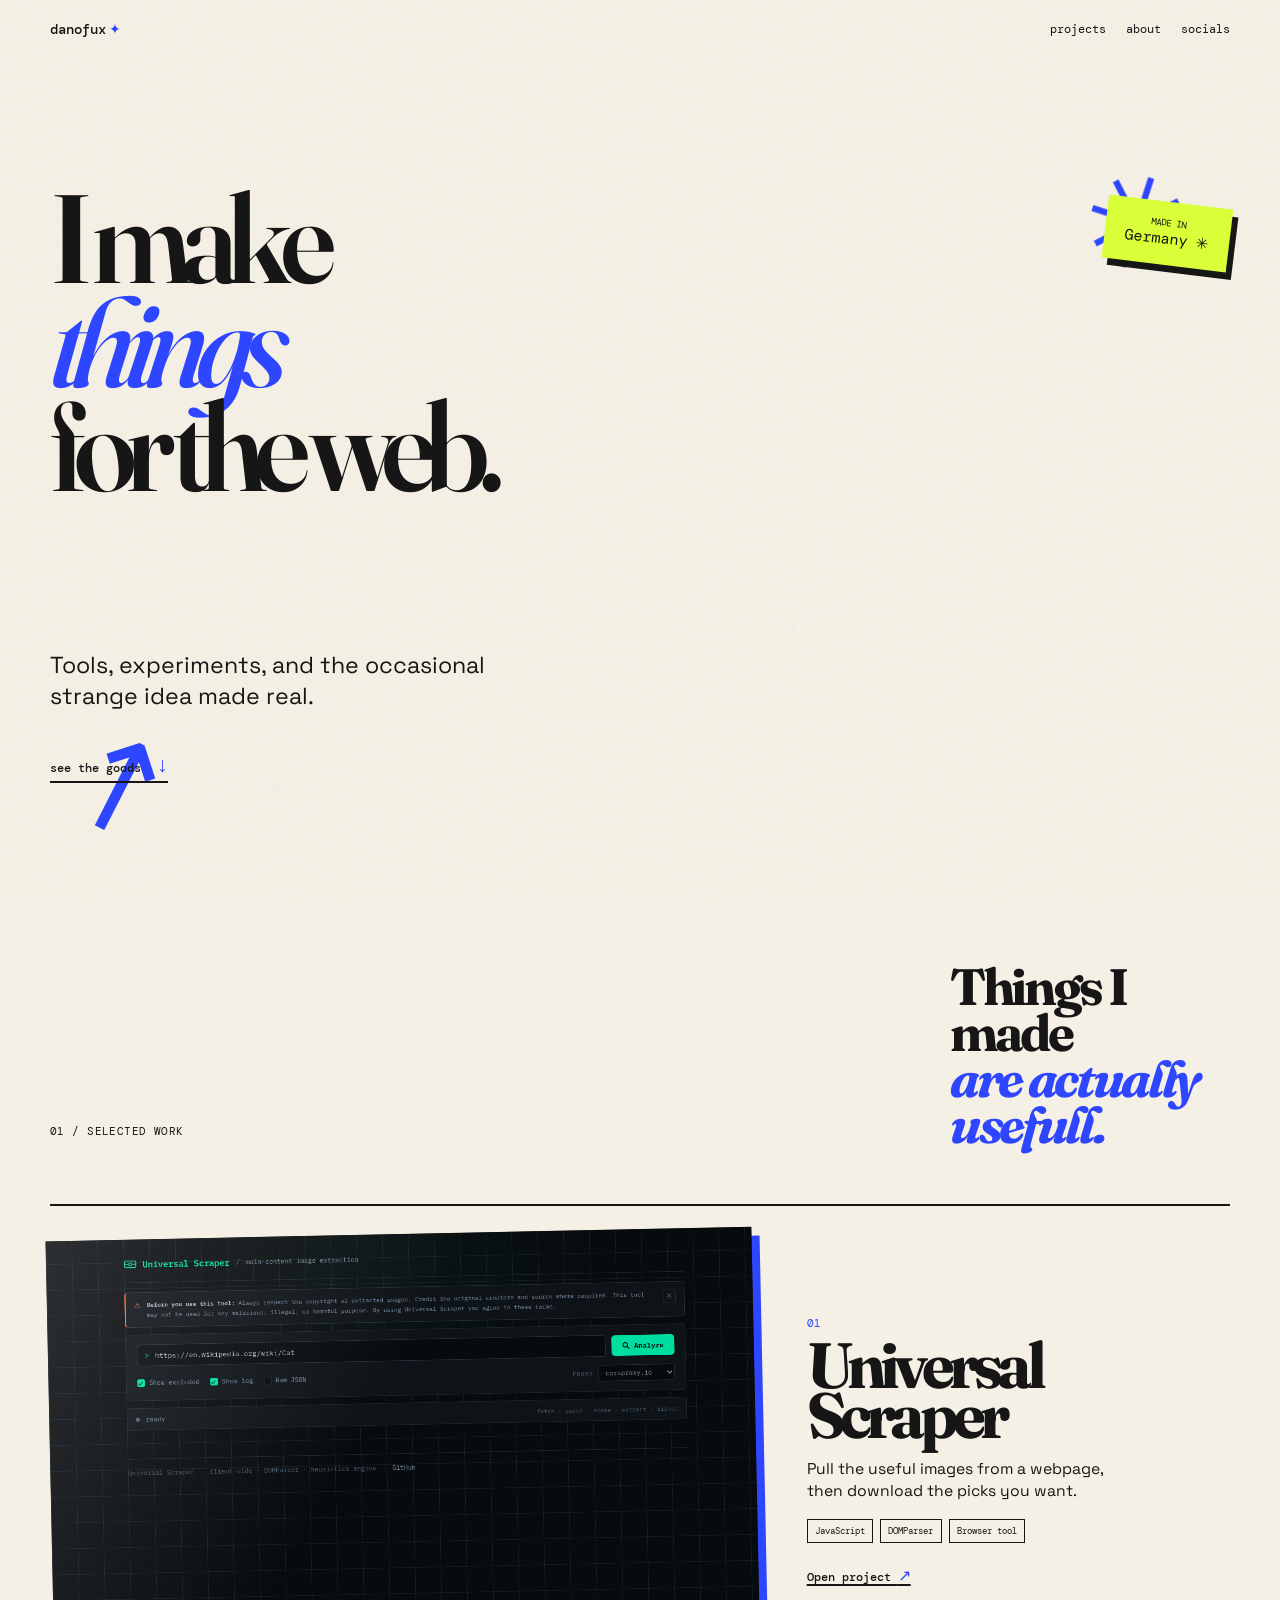
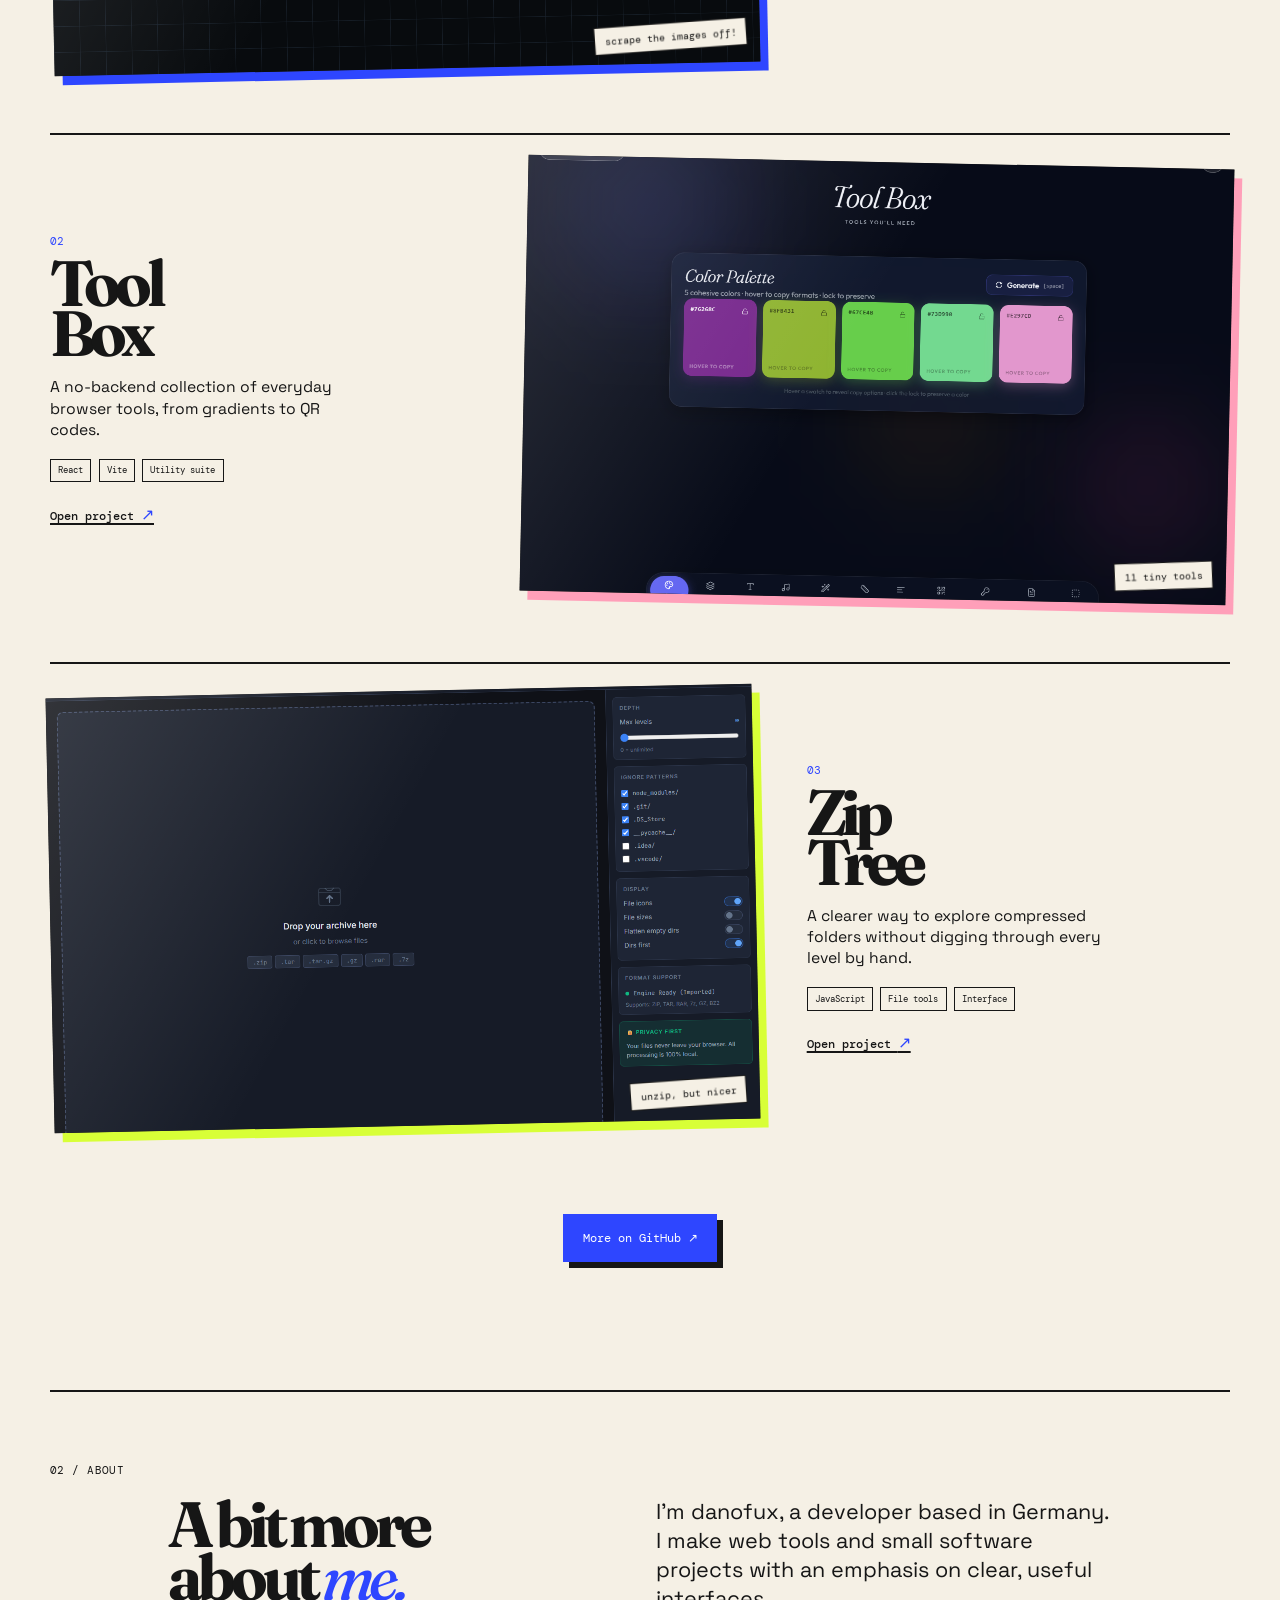
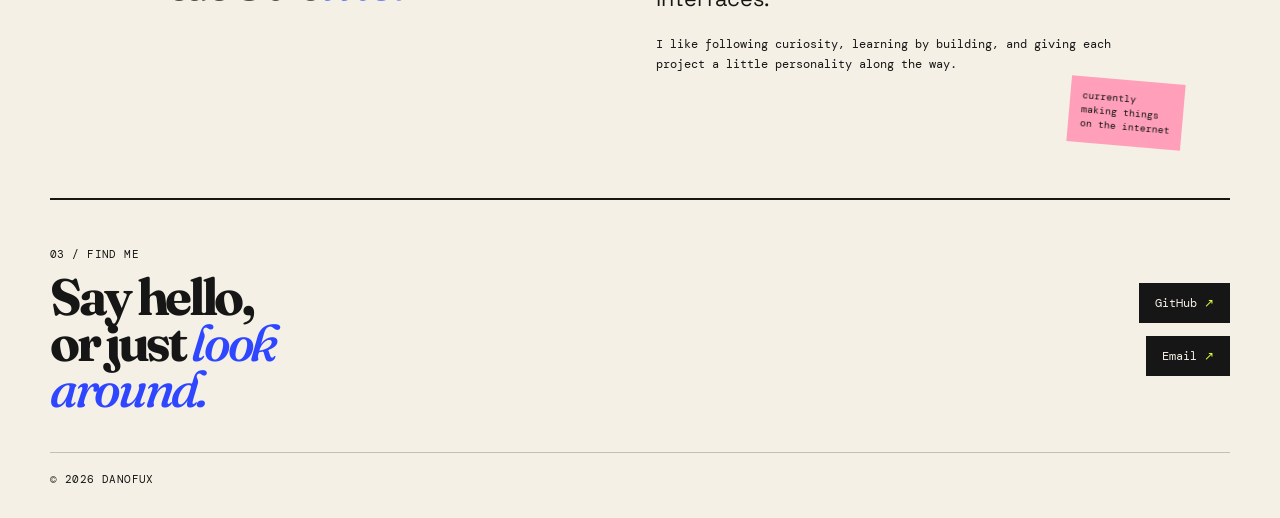
<file: index.html>
<!doctype html>
<html lang="en">
  <head>
    <meta charset="UTF-8" />
    <meta name="viewport" content="width=device-width, initial-scale=1" />
    <meta name="description" content="danofux — playful web tools and small software projects." />
    <title>danofux</title>
    <link rel="apple-touch-icon" sizes="180x180" href="/apple-touch-icon.png" />
    <link rel="icon" type="image/png" sizes="32x32" href="/favicon-32x32.png" />
    <link rel="icon" type="image/png" sizes="16x16" href="/favicon-16x16.png" />
    <link rel="manifest" href="/site.webmanifest" />
    <link rel="stylesheet" href="index.css" />
  </head>
  <body>
    <a class="skip-link" href="#projects">Skip to projects</a>
    <div class="paper-grain" aria-hidden="true"></div>
    <div class="scribble scribble-one" aria-hidden="true">✳</div>
    <div class="scribble scribble-two" aria-hidden="true">↗</div>

    <header class="site-header wrapper">
      <a class="wordmark" href="#top" aria-label="danofux home">danofux<span>✦</span></a>
      <nav aria-label="Primary navigation">
        <a href="#projects">projects</a>
        <a href="#about">about</a>
        <a href="#socials">socials</a>
      </nav>
    </header>

    <main id="top">
      <section class="hero wrapper" aria-labelledby="page-title">
        <div class="hero-title-row">
          <h1 id="page-title">I make<br /><em> things</em><br />for the web.</h1>
          <div class="tape-note" aria-label="A note that reads: Made in Germany"><span>made in</span>Germany ✳</div>
        </div>
        <p class="hero-intro">Tools, experiments, and the occasional strange idea made real.</p>
        <a class="down-arrow" href="#projects">see the goods <span aria-hidden="true">↓</span></a>
      </section>

      <section class="projects wrapper" id="projects" aria-labelledby="projects-title">
        <div class="section-heading">
          <p class="section-kicker">01 / selected work</p>
          <h2 id="projects-title">Things I made <span>are actually usefull.</span></h2>
        </div>
        <div class="project-grid">
          <article class="project-card project-card--scraper">
            <a class="project-image" href="https://danofux.github.io/universalscraper/" target="_blank" rel="noreferrer" aria-label="Open Universal Scraper">
              <img src="assets/projects/universal-scraper.png" alt="Preview of the Universal Scraper interface" />
              <span class="image-sticker">scrape the images off!</span>
            </a>
            <div class="project-copy">
              <p class="project-number">01</p><h3>Universal<br />Scraper</h3>
              <p class="project-description">Pull the useful images from a webpage, then download the picks you want.</p>
              <ul class="tags" aria-label="Technologies"><li>JavaScript</li><li>DOMParser</li><li>Browser tool</li></ul>
              <a class="project-link" href="https://danofux.github.io/universalscraper/" target="_blank" rel="noreferrer">Open project <span aria-hidden="true">↗</span></a>
            </div>
          </article>

          <article class="project-card project-card--toolbox">
            <a class="project-image" href="https://danofux.github.io/tool-box/" target="_blank" rel="noreferrer" aria-label="Open Tool Box">
              <img src="assets/projects/tool-box.png" alt="Preview of the Tool Box source repository" loading="lazy" />
              <span class="image-sticker">11 tiny tools</span>
            </a>
            <div class="project-copy">
              <p class="project-number">02</p><h3>Tool<br />Box</h3>
              <p class="project-description">A no-backend collection of everyday browser tools, from gradients to QR codes.</p>
              <ul class="tags" aria-label="Technologies"><li>React</li><li>Vite</li><li>Utility suite</li></ul>
              <a class="project-link" href="https://danofux.github.io/tool-box/" target="_blank" rel="noreferrer">Open project <span aria-hidden="true">↗</span></a>
            </div>
          </article>

          <article class="project-card project-card--ziptree">
            <a class="project-image" href="https://danofux.github.io/ZipTree" target="_blank" rel="noreferrer" aria-label="Open ZipTree">
              <img src="assets/projects/ziptree.png" alt="Preview of the ZipTree source repository" loading="lazy" />
              <span class="image-sticker">unzip, but nicer</span>
            </a>
            <div class="project-copy">
              <p class="project-number">03</p><h3>Zip<br />Tree</h3>
              <p class="project-description">A clearer way to explore compressed folders without digging through every level by hand.</p>
              <ul class="tags" aria-label="Technologies"><li>JavaScript</li><li>File tools</li><li>Interface</li></ul>
              <a class="project-link" href="https://danofux.github.io/ZipTree" target="_blank" rel="noreferrer">Open project <span aria-hidden="true">↗</span></a>
            </div>
          </article>
        </div>
        <a class="all-projects" href="https://github.com/danofux" target="_blank" rel="noreferrer">More on GitHub <span aria-hidden="true">↗</span></a>
      </section>

      <section class="about wrapper" id="about" aria-labelledby="about-title">
        <p class="section-kicker">02 / about</p>
        <div class="about-copy">
          <h2 id="about-title">A bit more<br />about <em>me.</em></h2>
          <div>
            <p>I’m danofux, a developer based in Germany. I make web tools and small software projects with an emphasis on clear, useful interfaces.</p>
            <p>I like following curiosity, learning by building, and giving each project a little personality along the way.</p>
          </div>
        </div>
        <p class="margin-note" aria-hidden="true">currently<br />making things<br />on the internet</p>
      </section>
    </main>

    <footer class="footer wrapper" id="socials">
      <div><p class="section-kicker">03 / find me</p><h2>Say hello,<br />or just <em>look around.</em></h2></div>
      <div class="social-links">
        <a href="https://github.com/danofux" target="_blank" rel="noreferrer">GitHub <span aria-hidden="true">↗</span></a>
        <a href="mailto:danofux@gmail.com">Email <span aria-hidden="true">↗</span></a>
      </div>
      <p class="copyright">© 2026 danofux</p>
    </footer>
  </body>
</html>
</file>
<file: index.css>
@import url('https://fonts.googleapis.com/css2?family=DM+Mono:wght@400;500&family=Fraunces:opsz,wght@9..144,500;9..144,600;9..144,700&family=Space+Grotesk:wght@500;600;700&display=swap');

:root { --ink:#161616; --paper:#f5f0e5; --blue:#2e46ff; --lime:#d8ff37; --pink:#ff9fb9; --line:rgba(22,22,22,.22); }
* { box-sizing:border-box; }
html { scroll-behavior:smooth; }
body { margin:0; background:var(--paper); color:var(--ink); font-family:"Space Grotesk",Arial,sans-serif; overflow-x:hidden; }
a { color:inherit; text-decoration-thickness:1.5px; text-underline-offset:3px; }
a:focus-visible { outline:3px solid var(--blue); outline-offset:4px; }
.wrapper { width:min(1180px,calc(100% - 3rem)); margin-inline:auto; }
.skip-link { background:var(--blue); color:white; left:1rem; padding:.7rem 1rem; position:fixed; top:-5rem; z-index:10; }
.skip-link:focus { top:1rem; }
.paper-grain { background-image:url("data:image/svg+xml,%3Csvg viewBox='0 0 180 180' xmlns='http://www.w3.org/2000/svg'%3E%3Cfilter id='n'%3E%3CfeTurbulence type='fractalNoise' baseFrequency='.8' numOctaves='4' stitchTiles='stitch'/%3E%3C/filter%3E%3Crect width='100%25' height='100%25' filter='url(%23n)' opacity='.22'/%3E%3C/svg%3E"); inset:0; opacity:.17; pointer-events:none; position:fixed; z-index:-1; }
.site-header { align-items:center; display:flex; justify-content:space-between; padding:1.25rem 0; }
.wordmark { font-family:"DM Mono",monospace; font-size:.88rem; font-weight:500; text-decoration:none; }
.wordmark span { color:var(--blue); padding-left:.2rem; }
nav { display:flex; gap:1.25rem; }
nav a { font-family:"DM Mono",monospace; font-size:.72rem; text-decoration:none; }
nav a:hover { color:var(--blue); text-decoration:underline; }
.hero { min-height:calc(100vh - 74px); padding:clamp(4.5rem,10vw,9rem) 0 4rem; position:relative; }
.eyebrow,.section-kicker,.project-number,.copyright { font-family:"DM Mono",monospace; font-size:.66rem; letter-spacing:.04em; text-transform:uppercase; }
.hero-title-row { align-items:flex-start; display:flex; gap:1rem; justify-content:space-between; }
h1,h2,h3,p { margin-top:0; }
h1 { font-family:Fraunces,Georgia,serif; font-size:clamp(3.8rem,9.8vw,8.4rem); font-weight:600; letter-spacing:-.085em; line-height:.83; max-width:9ch; }
h1 em,h2 em { color:var(--blue); font-style:italic; font-weight:500; }
.tape-note { background:var(--lime); box-shadow:6px 7px 0 var(--ink); font-family:"DM Mono",monospace; font-size:clamp(.75rem,1.2vw,.95rem); line-height:1.25; margin-top:1rem; padding:1rem 1.25rem; rotate:7deg; text-align:center; }
.tape-note span { display:block; font-size:.58rem; text-transform:uppercase; }
.hero-intro { font-size:clamp(1.1rem,2vw,1.45rem); line-height:1.3; margin:3rem 0 2.5rem; max-width:29ch; }
.down-arrow { border-bottom:2px solid var(--ink); font-family:"DM Mono",monospace; font-size:.75rem; font-weight:500; padding-bottom:.35rem; text-decoration:none; }
.down-arrow span { color:var(--blue); font-size:1.3rem; margin-left:.5rem; }
.scribble { color:var(--blue); font-family:Fraunces,serif; font-size:clamp(5rem,10vw,10rem); position:absolute; z-index:-1; }
.scribble-one { right:7%; top:16%; rotate:18deg; }.scribble-two { left:5%; top:78%; rotate:-18deg; }
.projects { padding:5rem 0 8rem; }
.section-heading { align-items:flex-end; display:flex; gap:2rem; justify-content:space-between; margin-bottom:3.5rem; }
.section-heading h2,.footer h2 { font-family:Fraunces,Georgia,serif; font-size:clamp(2.25rem,4vw,4rem); letter-spacing:-.065em; line-height:.9; margin:0; max-width:8ch; }
.section-heading h2 span { color:var(--blue); display:block; font-style:italic; }
.project-grid { display:grid; gap:2rem; }
.project-card { align-items:center; border-top:2px solid var(--ink); display:grid; gap:clamp(1.4rem,4vw,4rem); grid-template-columns:minmax(0,1.25fr) minmax(220px,.75fr); padding:1.7rem 0 2rem; position:relative; }
.project-card:nth-child(even) { grid-template-columns:minmax(220px,.75fr) minmax(0,1.25fr); }.project-card:nth-child(even) .project-image { order:2; }.project-card:nth-child(even) .project-copy { order:1; }
.project-image { background:var(--ink); box-shadow:8px 9px 0 var(--blue); display:block; overflow:hidden; position:relative; text-decoration:none; transform:rotate(-1.2deg); }
.project-card--toolbox .project-image { box-shadow:8px 9px 0 var(--pink); transform:rotate(1.2deg); }.project-card--ziptree .project-image { box-shadow:8px 9px 0 var(--lime); }
.project-image::after { background:linear-gradient(120deg,rgba(255,255,255,.15),transparent 45%); content:""; inset:0; position:absolute; }
.project-image img { aspect-ratio:1.62; display:block; object-fit:cover; transition:transform .4s cubic-bezier(.2,.8,.2,1); width:100%; }.project-image:hover img { transform:scale(1.06); }
.image-sticker { background:var(--paper); border:1px solid var(--ink); bottom:.8rem; font-family:"DM Mono",monospace; font-size:.62rem; padding:.42rem .6rem; position:absolute; right:.8rem; rotate:-3deg; z-index:1; }
.project-copy { position:relative; }.project-number { color:var(--blue); margin-bottom:.65rem; }.project-copy h3 { font-family:Fraunces,Georgia,serif; font-size:clamp(2.5rem,5vw,4.7rem); letter-spacing:-.09em; line-height:.78; margin-bottom:1.2rem; }.project-description { font-size:.98rem; line-height:1.35; max-width:30ch; }
.tags { display:flex; flex-wrap:wrap; gap:.45rem; list-style:none; margin:1.1rem 0 1.35rem; padding:0; }.tags li { border:1px solid var(--ink); font-family:"DM Mono",monospace; font-size:.58rem; padding:.3rem .45rem; }
.project-link { font-family:"DM Mono",monospace; font-size:.72rem; font-weight:500; }.project-link span { color:var(--blue); font-size:1rem; }
.all-projects { background:var(--blue); box-shadow:6px 6px 0 var(--ink); color:#fff; display:block; font-family:"DM Mono",monospace; font-size:.75rem; margin:3.5rem auto 0; padding:1rem 1.2rem; text-align:center; text-decoration:none; width:max-content; }.all-projects:hover { background:var(--ink); box-shadow:6px 6px 0 var(--blue); }
.about { border-top:2px solid var(--ink); padding:4.5rem 0 7rem; position:relative; }.about-copy { display:grid; gap:2rem; grid-template-columns:1fr 1fr; margin:1.2rem 10% 0; }.about h2 { font-family:Fraunces,Georgia,serif; font-size:clamp(2.5rem,5vw,5rem); letter-spacing:-.08em; line-height:.84; }.about-copy p { font-size:clamp(1rem,1.8vw,1.35rem); line-height:1.35; }.about-copy p+p { font-family:"DM Mono",monospace; font-size:.75rem; line-height:1.6; margin-top:1.4rem; }.margin-note { background:var(--pink); bottom:2.6rem; font-family:"DM Mono",monospace; font-size:.65rem; line-height:1.35; padding:.75rem; position:absolute; right:4%; rotate:5deg; }
.footer { border-top:2px solid var(--ink); display:grid; gap:2.5rem; grid-template-columns:1fr auto; padding:3rem 0 2rem; }.footer h2 { margin-top:.8rem; }.social-links { align-items:flex-end; display:flex; flex-direction:column; gap:.8rem; justify-content:center; }.social-links a { background:var(--ink); color:var(--paper); font-family:"DM Mono",monospace; font-size:.76rem; padding:.75rem 1rem; text-decoration:none; }.social-links a:hover { background:var(--blue); }.social-links span { color:var(--lime); }.copyright { border-top:1px solid var(--line); grid-column:1/-1; margin:0; padding-top:1.25rem; }
@media (max-width:700px) { .wrapper { width:min(100% - 2rem,1180px); }.hero { min-height:auto; padding-top:4.5rem; }.hero-title-row { display:block; }.tape-note { margin:2rem 0 0 auto; width:max-content; }.section-heading { align-items:flex-start; flex-direction:column; gap:.75rem; }.project-card,.project-card:nth-child(even) { grid-template-columns:1fr; }.project-card:nth-child(even) .project-image,.project-card:nth-child(even) .project-copy { order:initial; }.project-copy h3 { font-size:3.4rem; }.about-copy { grid-template-columns:1fr; margin:1.2rem 0 0; }.margin-note { bottom:1rem; right:0; }.footer { grid-template-columns:1fr; }.social-links { align-items:flex-start; flex-direction:row; }.scribble-two { display:none; } }
@media (prefers-reduced-motion:reduce) { html { scroll-behavior:auto; }.project-image img { transition:none; }.project-image:hover img { transform:none; } }
</file>
